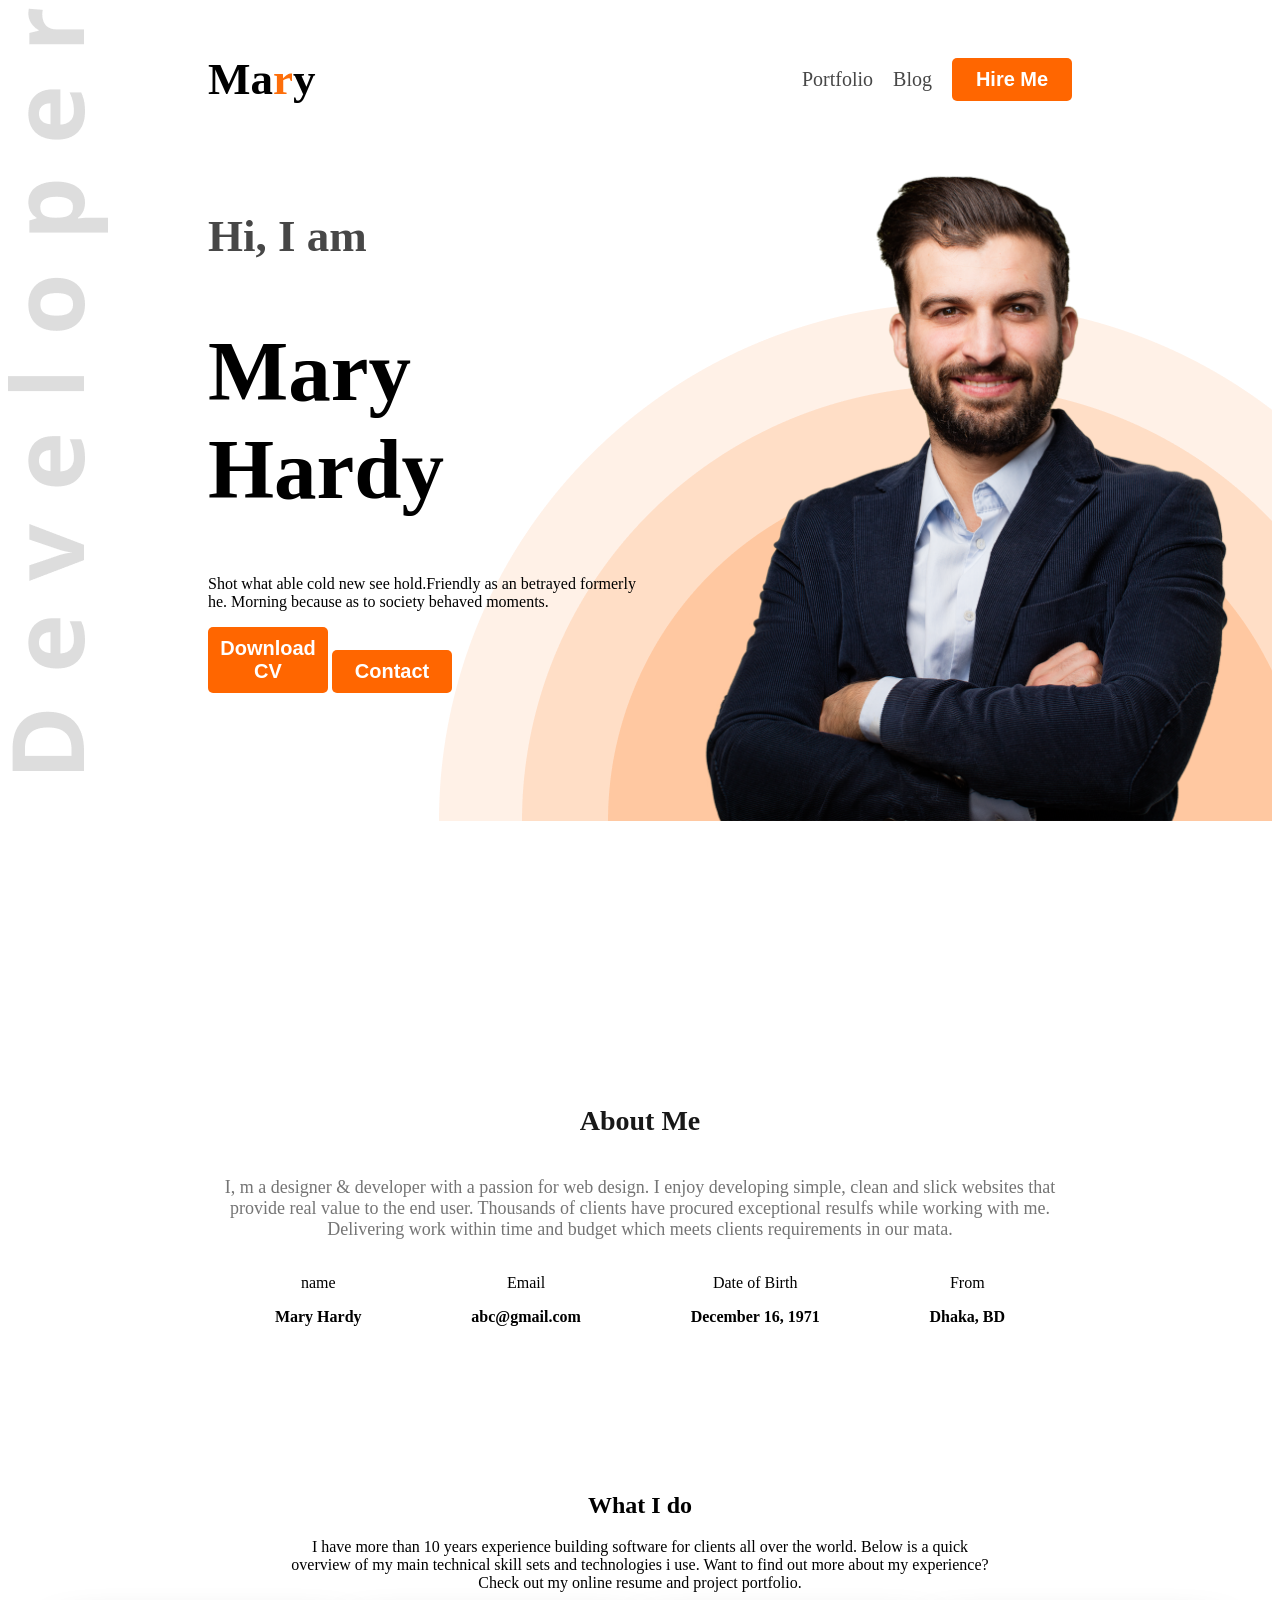
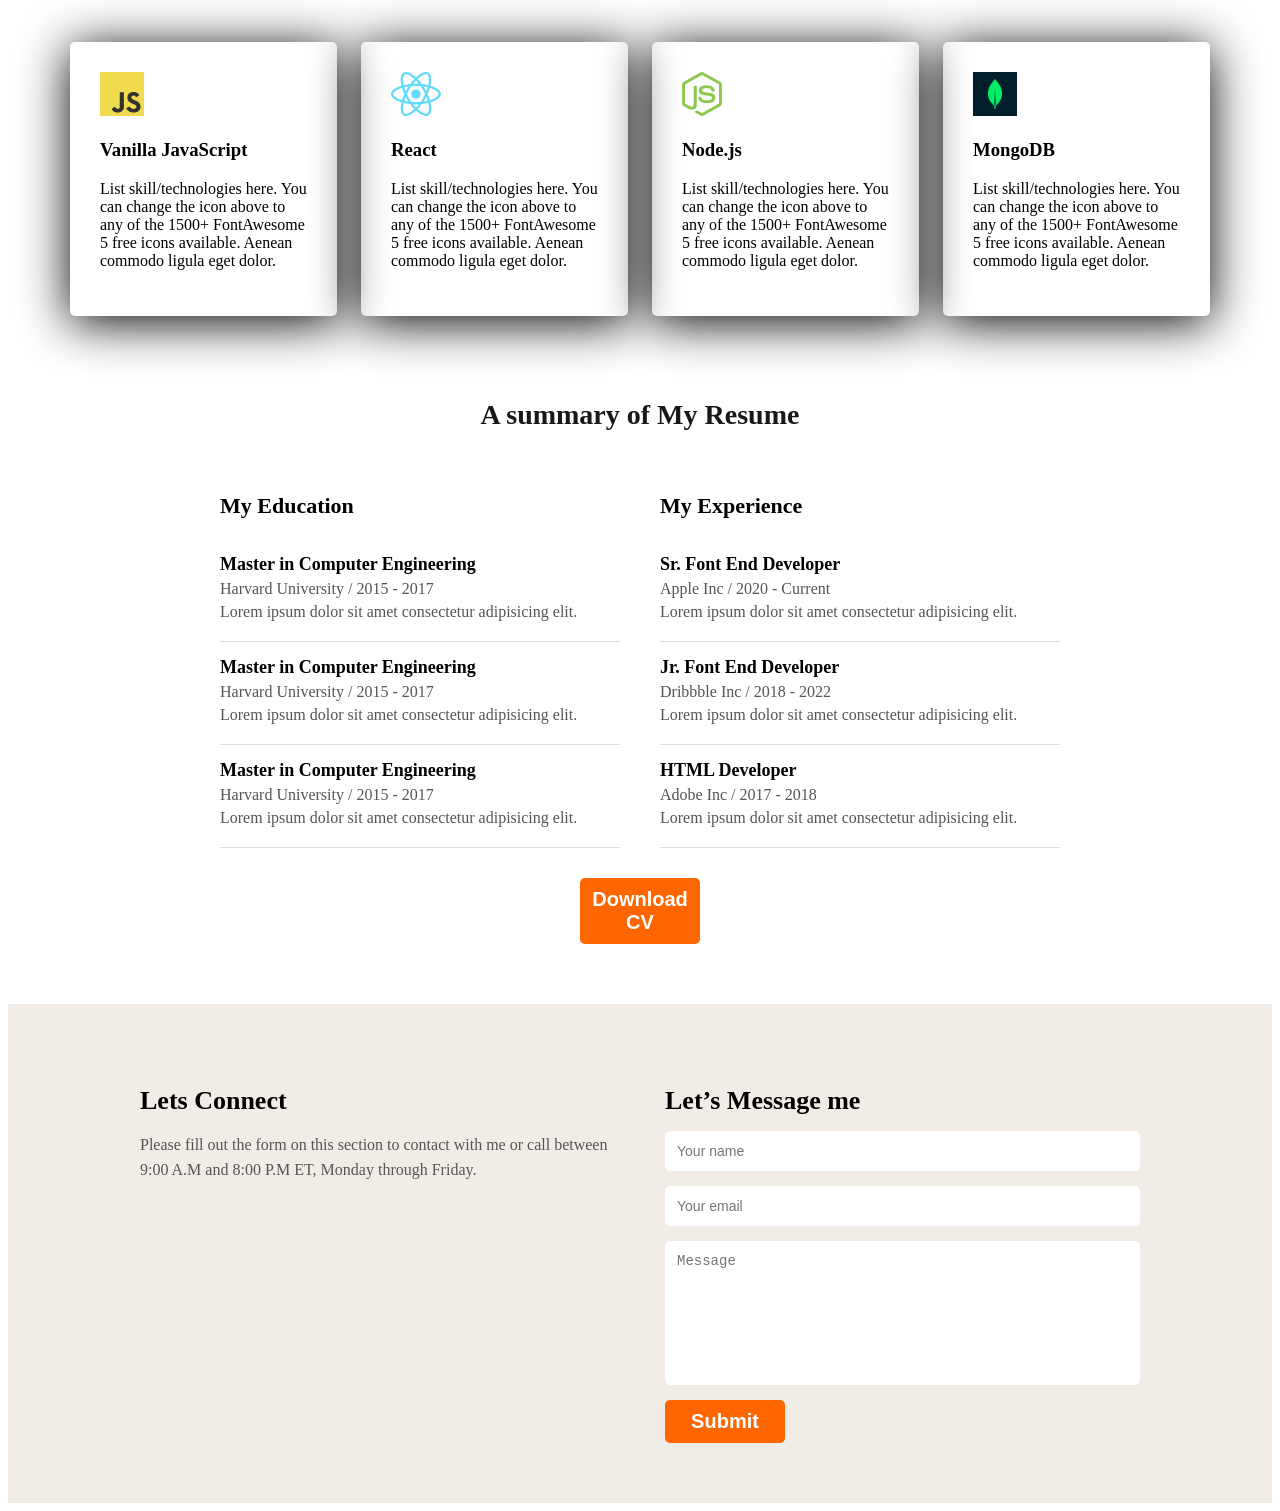
<file: index.html>
<!DOCTYPE html>
<html lang="en">

<head>
    <meta charset="UTF-8">
    <meta name="viewport" content="width=device-width, initial-scale=1.0">
    <title>Document</title>
    <link rel="preconnect" href="https://fonts.googleapis.com">
    <link rel="preconnect" href="https://fonts.gstatic.com" crossorigin>
    <link href="https://fonts.googleapis.com/css2?family=Open+Sans:ital,wght@0,300..800;1,300..800&display=swap"
        rel="stylesheet">
    <link rel="stylesheet" href="index.css">
</head>

<body class="open-sans-normal">

    <!-- part-01: header section -->
    <header class="header ">
        <nav>
            <h3 class="nav-title">Ma<span class="text-primary">r</span>y</h3>

            <ul>
                <li><a class="dark-2" href="">Portfolio</a></li>
                <li><a class="dark-2">Blog</a></li>
                <li><button class="btn-primary">Hire Me</button></li>
            </ul>
        </nav>

        <div class="banner">
            <div class="banner-content">
                <h4 class="banner-greetings dark-2">Hi, I am</h4>
                <h1 class="banner-title">Mary Hardy</h1>
                <p class="banner-description">Shot what able cold new see hold.Friendly as an betrayed formerly he.
                    Morning because as to society behaved moments.</p>
                <button class="btn-primary">Download CV</button>
                <button class="btn-primary">Contact</button>
            </div>
            <img class="banner-profile-pic" src="images/hardy.png"">
        </div>
    </header>


    <main>
        <!-- About section -->
        <section class=" about">
            <h1 class="section-title">About Me</h1>
            <p class="section-description">I, m a designer & developer with a passion for web design. I enjoy developing
                simple, clean and slick websites that provide real value to the end user. Thousands of clients have
                procured exceptional resulfs while working with me. Delivering work within time and budget which meets
                clients requirements in our mata.</p>

            <div>
                <div class="about-items">
                    <!-- .about-item*4>p.item-title+p.item-description -->
                    <div class="about-item">
                        <p class="item-title">name</p>
                        <p class="item-description">Mary Hardy</p>
                    </div>
                    <div class="about-item">
                        <p class="item-title">Email</p>
                        <p class="item-description">abc@gmail.com</p>
                    </div>
                    <div class="about-item">
                        <p class="item-title">Date of Birth</p>
                        <p class="item-description">December 16, 1971</p>
                    </div>
                    <div class="about-item">
                        <p class="item-title">From</p>
                        <p class="item-description">Dhaka, BD</p>
                    </div>
                </div>
            </div>
            </section>


            <!-- What I do section -->
            <section>
                <div id="bottom">
                    <h1 class="text-center">What I do</h1>
                    <p class="text-center">I have more than 10 years experience building software for clients all over
                        the world. Below is a quick <br> overview of my main technical skill sets and technologies i
                        use.
                        Want to find out more about my experience? <br>Check out my online resume and project portfolio.
                    </p>
                </div>
                <!-- skills section -->
                <section class="skills-section">
                    <div class="skills">
                        <img src="./images/icons/js.png" alt="">
                        <h3>Vanilla JavaScript</h3>
                        <p>List skill/technologies here. You can change the icon above to any of the 1500+ FontAwesome 5
                            free icons available. Aenean commodo ligula eget dolor.
                        </p>
                    </div>
                    <div class="skills">
                        <img src="./images/icons/react.png" alt="">
                        <h3>React</h3>
                        <p>List skill/technologies here. You can change the icon above to any of the 1500+ FontAwesome 5
                            free icons available. Aenean commodo ligula eget dolor.
                        </p>
                    </div>
                    <div class="skills">
                        <img src="./images/icons/nodejs.png" alt="">
                        <h3>Node.js</h3>
                        <p>List skill/technologies here. You can change the icon above to any of the 1500+ FontAwesome 5
                            free icons available. Aenean commodo ligula eget dolor.
                        </p>
                    </div>
                    <div class="skills">
                        <img src="./images/icons/mongo.png" alt="">
                        <h3>MongoDB</h3>
                        <p>List skill/technologies here. You can change the icon above to any of the 1500+ FontAwesome 5
                            free icons available. Aenean commodo ligula eget dolor.
                        </p>
                    </div>


                </section>
            </section>

            <!-- A summary of my resume section -->

            <section class="resume">
                <h2 class="section-title">A summary of My Resume</h2>

                <div class="resume-container">

                    <!-- Education -->
                    <div class="resume-column">
                        <h3 class="resume-title">My Education</h3>

                        <div class="resume-item">
                            <h4>Master in Computer Engineering</h4>
                            <p>Harvard University / 2015 - 2017</p>
                            <p>Lorem ipsum dolor sit amet consectetur adipisicing elit.</p>
                        </div>

                        <div class="resume-item">
                            <h4>Master in Computer Engineering</h4>
                            <p>Harvard University / 2015 - 2017</p>
                            <p>Lorem ipsum dolor sit amet consectetur adipisicing elit.</p>
                        </div>

                        <div class="resume-item">
                            <h4>Master in Computer Engineering</h4>
                            <p>Harvard University / 2015 - 2017</p>
                            <p>Lorem ipsum dolor sit amet consectetur adipisicing elit.</p>
                        </div>
                    </div>

                    <!-- Experience -->
                    <div class="resume-column">
                        <h3 class="resume-title">My Experience</h3>

                        <div class="resume-item">
                            <h4>Sr. Font End Developer</h4>
                            <p>Apple Inc / 2020 - Current</p>
                            <p>Lorem ipsum dolor sit amet consectetur adipisicing elit.</p>
                        </div>

                        <div class="resume-item">
                            <h4>Jr. Font End Developer</h4>
                            <p>Dribbble Inc / 2018 - 2022</p>
                            <p>Lorem ipsum dolor sit amet consectetur adipisicing elit.</p>
                        </div>

                        <div class="resume-item">
                            <h4>HTML Developer</h4>
                            <p>Adobe Inc / 2017 - 2018</p>
                            <p>Lorem ipsum dolor sit amet consectetur adipisicing elit.</p>
                        </div>
                    </div>

                </div>

                <div class="btn-container">
                    <button class="btn-primary">Download CV</button>
                </div>
            </section>
            </main>


            <footer>
                <section class="contact">
                    <div class="contact-container">

                        <!-- Left Side -->
                        <div class="contact-left">
                            <h2>Lets Connect</h2>
                            <p>
                                Please fill out the form on this section to contact with me
                                or call between 9:00 A.M and 8:00 P.M ET, Monday through Friday.
                            </p>

                            <div class="social-icons">
                                <i class="fab fa-facebook-f"></i>
                                <i class="fab fa-twitter"></i>
                                <i class="fab fa-instagram"></i>
                            </div>
                        </div>

                        <!-- Right Side -->
                        <div class="contact-right">
                            <h2>Let’s Message me</h2>

                            <form>
                                <input type="text" placeholder="Your name">
                                <input type="email" placeholder="Your email">
                                <textarea placeholder="Message"></textarea>

                                <button type="submit" class="btn-primary">Submit</button>
                            </form>
                        </div>

                    </div>
                </section>
            </footer>
</body>

</html>
</file>
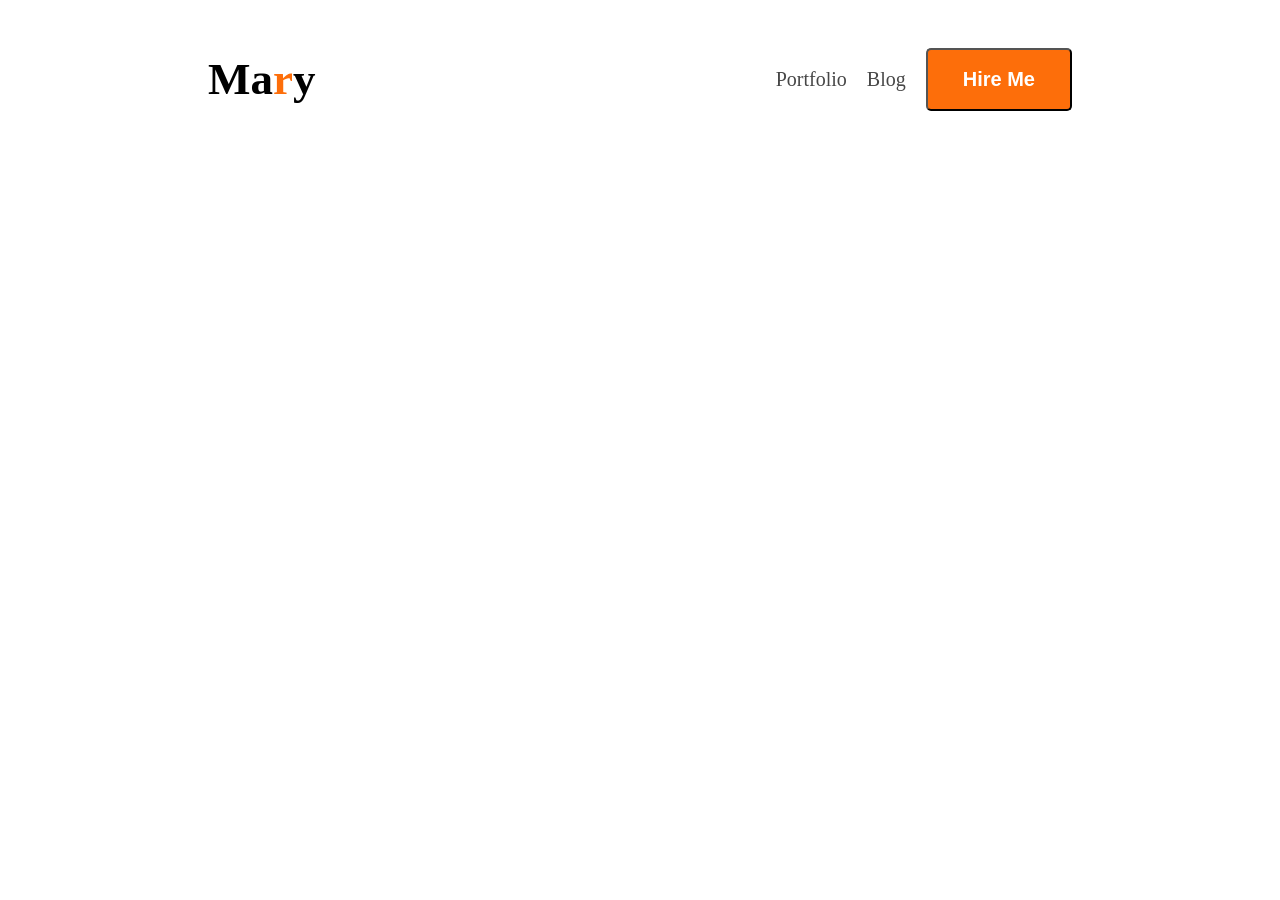
<file: images/index.html>
<!DOCTYPE html>
<html lang="en">
<head>
    <meta charset="UTF-8">
    <meta name="viewport" content="width=device-width, initial-scale=1.0">
    <title>Document</title>
    <link rel="preconnect" href="https://fonts.googleapis.com">
<link rel="preconnect" href="https://fonts.gstatic.com" crossorigin>
<link href="https://fonts.googleapis.com/css2?family=Open+Sans:ital,wght@0,300..800;1,300..800&display=swap" rel="stylesheet">
    <link rel="stylesheet" href="index.css">
</head>
<body class="open-sans-normal">
    <header>
        <nav>
            <h3 class="nav-title">Ma<span class="text-primary">r</span>y</h3>

            <ul>
                <li><a class="dark-2" href="">Portfolio</a></li>
                <li><a  class="dark-2">Blog</a></li>
                <li><button class="btn-primary">Hire Me</button></li>
            </ul>
        </nav>
    </header>


    <main>

    </main>


    <footer>

    </footer>
</body>
</html>
</file>
<file: index.css>
/* part-01: header section */
.open-sans-normal> {
  font-family: "Open Sans", sans-serif;
  font-optical-sizing: auto;
  font-style: normal;
  font-variation-settings:
    "wdth" 100;
}


/* Nav styles */
nav{
    display: flex;
    align-items: center;
    justify-content: space-between;
    margin: 0 200px;
}

.nav-title{
    font-weight: 800;
    font-size: 45px;
}

/* shared style  */
.text-primary{
    color: #FD6E0A;
}

nav ul li {
    list-style: none;
}

nav li a {
    text-decoration: none;
    font-size: 20px;
}

nav ul {
    display: flex;
    gap: 20px;
    align-items: center;
}

/* shared color dark-2 */
.dark-2{
    color: #474747;
}

/* shared color*/
.section-title{
    font-size: 35px;
    font-weight: bold;
    color: #181818;
}

/* shared button */
.btn-primary{
    background-color: #FD6E0A;
    font-size: 20px;
    font-weight: bold;
    color: white;
    padding: 18px 35px;
    border-radius: 5px;
    border: none;

}
/* shared bg */
.secondary-bg{
    color: #FFF8F3;
}
/* banner styles */
.banner-greetings{
    font-size: 45px;
    font-weight: 600;
    
}
.banner-title{
    font-size: 85px;
    font-weight: bold;
}
.banner-profile-pic{
    width: 580px;

}

.banner{
    display: flex;
    justify-content: space-between;
    margin: 0 35px 0 200px;
}

.banner-content{
    max-width: 580px;
}

.header{
    background-image: url('./images/developer.png'), url('./images/header_bg.png');
    background-repeat: no-repeat;
    background-position: top left, bottom right;
}

/* about section */
.section-description{
    font-size: 18px;
    color: #757575;
}
/* shared secondary bg */
.secondary-bg{
    background-color: #FFF8F3;
}
/* about styles */
.about{
    border-radius: 10px;
    padding: 130px 150px;
    text-align: center;
    margin-top: 130px;
}

/* main section styles */
main{
    max-width: 1140px;
    margin: 0 auto;
}

.item-description{
    font-weight: 600;
}
.about-items{
    display: flex;
    justify-content: space-around;
}

/* What I do section */
.text-center{
    text-align: center;
}

#bottom{
    margin-bottom: 50px;
}

/* skills section */
.skills-section{
    display: flex;
    gap: 24px;
}
.skills{
    padding: 30px;
    box-shadow: 0px 6px 50px 0px rgba(0, 0, 0, 1);
    border-radius: 5px;
}


/* A summary of my resume section */
.resume {
    padding: 60px 20px;
}

.section-title {
    text-align: center;
    font-size: 28px;
    margin-bottom: 40px;
}

.resume-container {
    display: flex;
    gap: 40px;
    justify-content: center;
    flex-wrap: wrap;
}

.resume-column {
    width: 400px;
}

.resume-title {
    font-size: 22px;
    margin-bottom: 20px;
}

.resume-item {
    border-bottom: 1px solid #ddd;
    padding: 15px 0;
}

.resume-item h4 {
    margin: 0;
    font-size: 18px;
}

.resume-item p {
    margin: 5px 0;
    color: #555;
}

.btn-container {
    text-align: center;
    margin-top: 30px;
}

.btn-primary {
    background: #ff6600;
    color: #fff;
    padding: 10px 20px;
    border: none;
    cursor: pointer;
    border-radius: 5px;
}

.btn-primary:hover {
    background: #e65c00;
}


/* footer section */
.contact {
    background: #f2ece7;
    padding: 60px 20px;
}

.contact-container {
    display: flex;
    justify-content: space-between;
    gap: 50px;
    max-width: 1000px;
    margin: auto;
    flex-wrap: wrap;
}

/* Left */
.contact-left {
    flex: 1;
    min-width: 280px;
}

.contact-left h2 {
    font-size: 26px;
    margin-bottom: 15px;
}

.contact-left p {
    color: #555;
    margin-bottom: 20px;
    line-height: 1.6;
}

.social-icons i {
    font-size: 18px;
    margin-right: 15px;
    color: #ff6600;
    cursor: pointer;
}

/* Right */
.contact-right {
    flex: 1;
    min-width: 280px;
}

.contact-right h2 {
    font-size: 26px;
    margin-bottom: 15px;
}

.contact-right form {
    display: flex;
    flex-direction: column;
}

.contact-right input,
.contact-right textarea {
    margin-bottom: 15px;
    padding: 12px;
    border: none;
    background: #fff;
    border-radius: 5px;
    font-size: 14px;
}

.contact-right textarea {
    height: 120px;
    resize: none;
}

.btn-primary {
    width: 120px;
    background: #ff6600;
    color: white;
    border: none;
    padding: 10px;
    border-radius: 5px;
    cursor: pointer;
}

.btn-primary:hover {
    background: #e65c00;
}
</file>
<file: images/index.css>
.open-sans-normal> {
  font-family: "Open Sans", sans-serif;
  font-optical-sizing: auto;
  font-style: normal;
  font-variation-settings:
    "wdth" 100;
}


/* Nav styles */
nav{
    display: flex;
    align-items: center;
    justify-content: space-between;
    margin: 0 200px;
}

.nav-title{
    font-weight: 800;
    font-size: 45px;
}

/* shared style  */
.text-primary{
    color: #FD6E0A;
}

nav ul li {
    list-style: none;
}

nav li a {
    text-decoration: none;
    font-size: 20px;
}

nav ul {
    display: flex;
    gap: 20px;
    align-items: center;
}

/* shared color dark-2 */
.dark-2{
    color: #474747;
}

/* shared button */
.btn-primary{
    background-color: #FD6E0A;
    font-size: 20px;
    font-weight: bold;
    color: white;
    padding: 18px 35px;
    border-radius: 5px;

}
</file>
